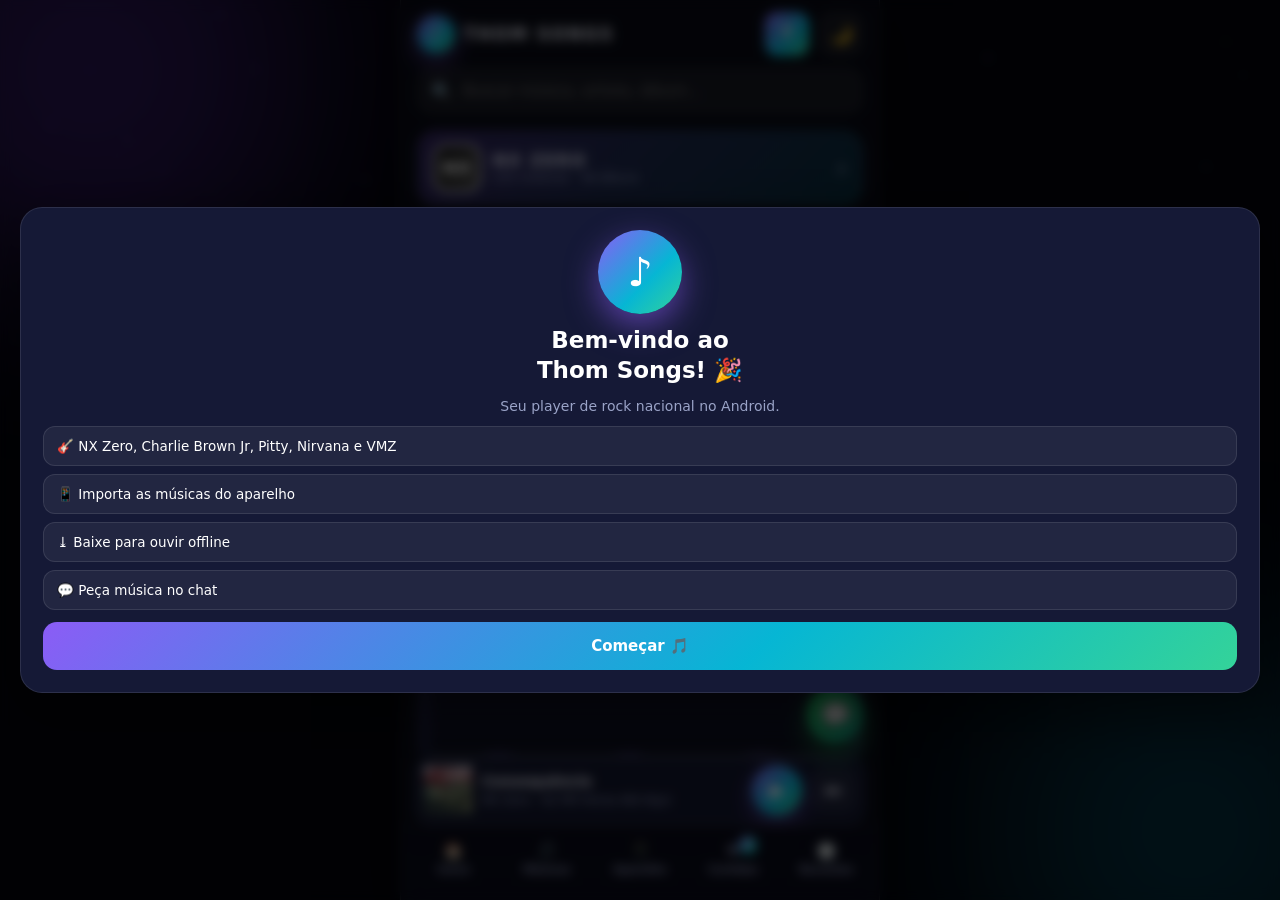
<file: index.html>
<!DOCTYPE html>
<html lang="pt-BR">
<head>
<meta charset="UTF-8" />
<meta name="viewport" content="width=device-width, initial-scale=1.0, viewport-fit=cover" />
<title>Thom Songs — Reprodutor de Música para Android</title>
<meta name="description" content="Thom Songs — Reprodutor de música exclusivo para Android: NX Zero, playlists, fila e letras." />
<meta name="theme-color" content="#080a14" />
<meta name="mobile-web-app-capable" content="yes" />
<link rel="manifest" href="./manifest.webmanifest" />
<link rel="icon" href="data:image/svg+xml,%3Csvg xmlns='http://www.w3.org/2000/svg' viewBox='0 0 64 64'%3E%3Cdefs%3E%3ClinearGradient id='g' x1='0' y1='0' x2='1' y2='1'%3E%3Cstop offset='0' stop-color='%238b5cf6'/%3E%3Cstop offset='1' stop-color='%2306b6d4'/%3E%3C/linearGradient%3E%3C/defs%3E%3Ccircle cx='32' cy='32' r='30' fill='url(%23g)'/%3E%3Cpath d='M26 20v24l16-8-6-4 6-4z' fill='white'/%3E%3C/svg%3E" />
<link rel="stylesheet" href="./styles.css" />
</head>
<body>
<canvas id="bg-canvas" aria-hidden="true"></canvas>
<div class="bg-glow g1"></div>
<div class="bg-glow g2"></div>

<div id="app">
  <!-- ===== TOPO ===== -->
  <header id="topbar">
    <div class="logo-mini"><div class="logo-mark">♪</div><strong>THOM SONGS</strong></div>
    <label class="upload-btn" title="Importar seus áudios">⤒
      <input id="file-input" type="file" accept="audio/*" multiple hidden />
    </label>
    <button id="btn-theme" class="icon-btn" title="Alternar tema">🌙</button>
  </header>

  <div class="searchbar">
    <span>🔍</span>
    <input id="search" type="search" placeholder="Buscar música, artista, álbum..." autocomplete="off" />
  </div>

  <!-- ===== CONTEÚDO ===== -->
  <main id="main">
    <section id="update-card" class="update-card" hidden>
      <div class="perm-ico">⬇️</div>
      <div class="perm-txt"><strong>Nova versão disponível</strong><span id="update-sub">Atualize para receber as novidades.</span></div>
      <div class="perm-btns">
        <button id="btn-update-go" class="primary-btn">Baixar atualização</button>
      </div>
    </section>

    <section id="perm-card" class="perm-card" hidden>
      <div class="perm-ico">🎵</div>
      <div class="perm-txt"><strong>Suas músicas neste aparelho</strong><span>Permita o acesso para importar automaticamente todos os áudios do celular.</span></div>
      <div class="perm-btns">
        <button id="btn-perm-ok" class="primary-btn">Permitir acesso</button>
        <button id="btn-perm-no" class="ghost-btn">Agora não</button>
      </div>
    </section>

    <button id="nx-banner" class="nx-banner">
      <span class="nx-logo">NX</span>
      <span class="nx-txt"><strong>NX ZERO</strong><small id="nx-banner-sub">Carregando discografia…</small></span>
      <span class="nx-go">›</span>
    </button>

    <button id="cb-banner" class="nx-banner cb">
      <span class="nx-logo">CB</span>
      <span class="nx-txt"><strong>CHARLIE BROWN JR</strong><small id="cb-banner-sub">Carregando clássicos…</small></span>
      <span class="nx-go">›</span>
    </button>

    <section id="cb-head" class="nx-head" hidden>
      <div class="nx-id">
        <img id="cb-photo" alt="Charlie Brown Jr" />
        <div><strong>CHARLIE BROWN JR</strong><span id="cb-stats"></span></div>
      </div>
      <div id="cb-albums" class="chips"></div>
      <div class="row-between" style="margin-top:10px"><small>⬇ OFFLINE</small><button id="btn-dl-cb" class="plus-btn">⤓ Baixar lista</button></div>
    </section>

    <button id="pitty-banner" class="nx-banner pt">
      <span class="nx-logo">P</span>
      <span class="nx-txt"><strong>PITTY</strong><small id="pitty-banner-sub">Carregando…</small></span>
      <span class="nx-go">›</span>
    </button>

    <section id="pitty-head" class="nx-head" hidden>
      <div class="nx-id">
        <img id="pitty-photo" alt="Pitty" />
        <div><strong>PITTY</strong><span id="pitty-stats"></span></div>
      </div>
      <div id="pitty-albums" class="chips"></div>
      <div class="row-between" style="margin-top:10px"><small>⬇ OFFLINE</small><button id="btn-dl-pitty" class="plus-btn">⤓ Baixar lista</button></div>
    </section>

    <button id="nv-banner" class="nx-banner nv">
      <span class="nx-logo">NV</span>
      <span class="nx-txt"><strong>NIRVANA</strong><small id="nv-banner-sub">Carregando…</small></span>
      <span class="nx-go">›</span>
    </button>

    <section id="nv-head" class="nx-head" hidden>
      <div class="nx-id">
        <img id="nv-photo" alt="Nirvana" />
        <div><strong>NIRVANA</strong><span id="nv-stats"></span></div>
      </div>
      <div id="nv-albums" class="chips"></div>
      <div class="row-between" style="margin-top:10px"><small>⬇ OFFLINE</small><button id="btn-dl-nv" class="plus-btn">⤓ Baixar lista</button></div>
    </section>

    <button id="vm-banner" class="nx-banner vmz">
      <span class="nx-logo">VMZ</span>
      <span class="nx-txt"><strong>VMZ</strong><small id="vm-banner-sub">Carregando…</small></span>
      <span class="nx-go">›</span>
    </button>

    <section id="vm-head" class="nx-head" hidden>
      <div class="nx-id">
        <img id="vm-photo" alt="VMZ" />
        <div><strong>VMZ</strong><span id="vm-stats"></span></div>
      </div>
      <div id="vm-albums" class="chips"></div>
      <div class="row-between" style="margin-top:10px"><small>⬇ OFFLINE</small><button id="btn-dl-vm" class="plus-btn">⤓ Baixar lista</button></div>
    </section>

    <section id="nx-head" class="nx-head" hidden>
      <div class="nx-id">
        <img id="nx-photo" alt="NX Zero" />
        <div><strong>NX ZERO</strong><span id="nx-stats"></span></div>
      </div>
      <div id="nx-albums" class="chips"></div>
      <div class="row-between" style="margin-top:10px"><small>⬇ OFFLINE</small><button id="btn-dl-album" class="plus-btn">⤓ Baixar lista</button></div>
    </section>

    <section id="dev-head" class="nx-head" hidden>
      <div class="row-between"><small>📱 MÚSICAS NESTE APARELHO</small><button id="btn-rescan" class="link">⟳ atualizar</button></div>
      <p id="dev-count" class="hint" style="margin:6px 0 0"></p>
    </section>

    <section class="hero-card">
      <p id="greeting" class="eyebrow">Boa noite 🌙</p>
      <canvas id="visual-big" width="520" height="200"></canvas>
      <div class="hero-meta">
        <div>
          <small>AGORA TOCANDO</small>
          <strong id="hero-title">—</strong>
          <span id="hero-artist">Escolha uma faixa abaixo</span>
        </div>
        <div id="hero-bpm" class="bpm">♪</div>
      </div>
      <div class="hero-btns">
        <button id="btn-play-all" class="primary-btn">▶ Ouvir tudo</button>
        <button id="btn-shuffle-all" class="ghost-btn">🔀</button>
        <button id="btn-toggle-visual" class="ghost-btn">📊</button>
      </div>
    </section>

    <section class="block">
      <div class="block-head"><h2>📁 Playlists</h2><button id="btn-new-playlist" class="plus-btn">＋ Nova</button></div>
      <div id="playlist-list" class="playlists"></div>
    </section>

    <section class="block">
      <div class="block-head">
        <h2 id="view-title">📀 Em destaque</h2>
      </div>
      <div class="seg" id="sort-seg">
        <button data-sort="padrao" class="active">Padrão</button>
        <button data-sort="titulo">A–Z</button>
        <button data-sort="artista">Artista</button>
        <button data-sort="duracao">Duração</button>
      </div>
      <div id="featured" class="cards"></div>
    </section>

    <section class="block">
      <div class="block-head">
        <h2>🎧 Faixas <small id="track-count"></small></h2>
      </div>
      <div id="track-list" class="tracks"></div>
      <p id="empty-msg" class="empty" hidden>Nenhuma faixa encontrada. 🎶</p>
    </section>

    <footer class="app-foot">
      <div class="stat-row"><span>Ouvido</span><strong id="stat-today">0 min</strong></div>
      <div class="stat-row"><span>Faixas</span><strong id="stat-tracks">0</strong></div>
      <p>Toque em ⤒ para importar seus áudios · <button id="btn-update" class="link">⟳ atualizar app</button> · <button id="btn-reset" class="link">restaurar demo</button></p>
    </footer>
    <div class="scroll-pad"></div>
  </main>

  <!-- ===== MINI PLAYER ===== -->
  <div id="miniplayer">
    <div id="mini-progress"><div id="mini-bar"></div></div>
    <div id="m-cover" class="m-cover"><span>S</span></div>
    <div class="m-info"><strong id="m-title">Nada tocando</strong><span id="m-artist">—</span></div>
    <button id="m-play" class="play-btn small">▶</button>
    <button id="m-next" class="icon-btn">⏭</button>
  </div>

  <!-- ===== NAV INFERIOR ===== -->
  <nav id="tabbar">
    <button class="nav-item active" data-view="inicio">🏠<span>Início</span></button>
    <button class="nav-item" data-view="biblioteca">🎵<span>Músicas</span></button>
    <button class="nav-item" data-view="aparelho">📱<span>Aparelho</span></button>
    <button class="nav-item" data-view="curtidas">❤️<span>Curtidas</span><em id="nav-likes-count">0</em></button>
    <button class="nav-item" data-view="historico">🕘<span>Recentes</span></button>
  </nav>

  <!-- ===== CHAT PEDIR MÚSICA ===== -->
  <button id="chat-fab" class="chat-fab" title="Pedir música">💬<span id="chat-badge" hidden></span></button>
  <div id="chat" aria-hidden="true">
    <div class="chat-inner">
      <div class="chat-head">
        <button id="btn-chat-close" class="icon-btn">﹀</button>
        <div class="chat-title"><strong>🎵 Pedir música</strong><small id="chat-status">online</small></div>
      </div>
      <div id="chat-msgs" class="chat-msgs"></div>
      <div class="chat-quick">
        <button id="btn-chat-current">＋ pedir a que está tocando</button>
        <button id="btn-chat-cmd">🎵 /pedir música</button>
      </div>
      <div class="chat-input">
        <input id="chat-text" placeholder="/pedir Artista - música… ou digite para conversar" maxlength="140" autocomplete="off" />
        <button id="btn-chat-mic" class="icon-btn" title="Gravar áudio (só o dono)" hidden>🎤</button>
        <button id="btn-chat-live" class="icon-btn" title="Falar ao vivo (só o dono)" hidden>🎙️</button>
        <button id="btn-chat-send" class="play-btn small">➤</button>
      </div>
    </div>
  </div>

  <!-- ===== TELA TOCANDO AGORA ===== -->
  <div id="sheet" aria-hidden="true">
    <div class="sheet-inner">
      <div class="sheet-head">
        <button id="btn-sheet-close" class="icon-btn">﹀</button>
        <small>TOCANDO AGORA</small>
        <button id="btn-add-pl" class="icon-btn" title="Adicionar à playlist">＋</button>
      </div>

      <div id="cover" class="np-cover"><span>S</span></div>
      <div class="np-info">
        <div>
          <strong id="p-title">Nada tocando</strong>
          <span id="p-artist">—</span>
        </div>
        <button id="btn-dl" class="icon-btn big" title="Baixar">⤓</button>
        <button id="btn-like" class="icon-btn big" title="Curtir">🤍</button>
      </div>

      <div class="progress-wrap">
        <span id="t-cur" class="mono">0:00</span>
        <div id="progress" class="progress">
          <div id="buffered" class="buffered"></div>
          <div id="bar" class="bar"></div>
          <div id="knob" class="knob"></div>
          <div id="loop-region" class="loop-region" hidden></div>
        </div>
        <span id="t-total" class="mono">0:00</span>
      </div>

      <div class="controls">
        <button id="btn-shuffle" class="icon-btn" title="Aleatório">🔀</button>
        <button id="btn-prev" class="icon-btn big" title="Anterior">⏮</button>
        <button id="btn-play" class="play-btn" title="Play/Pause">▶</button>
        <button id="btn-next" class="icon-btn big" title="Próxima">⏭</button>
        <button id="btn-repeat" class="icon-btn" title="Repetir">🔁</button>
      </div>

      <div class="vol-row">
        <button id="btn-ab" class="mini-btn" title="Loop A-B">A-B</button>
        <button id="btn-mute" class="icon-btn" title="Mudo">🔊</button>
        <input id="volume" type="range" min="0" max="1" step="0.01" value="0.9" />
      </div>

      <div class="tabs">
        <button data-tab="fila" class="active">Fila</button>
        <button data-tab="letra">Letra</button>
      </div>

      <div class="sheet-tabs">
        <div id="tab-fila" class="tab-page active">
          <div class="row-between"><small>A SEGUIR</small><button id="btn-clear-queue" class="link">limpar</button></div>
          <div id="queue-list" class="queue"></div>
          <div class="sleep-box">
            <small>⏱ Timer de sono</small>
            <div class="sleep-grid">
              <button data-sleep="0" class="active">Off</button>
              <button data-sleep="5">5m</button>
              <button data-sleep="15">15m</button>
              <button data-sleep="30">30m</button>
              <button data-sleep="60">60m</button>
            </div>
            <p id="sleep-status">Reprodução contínua.</p>
          </div>
        </div>
        <div id="tab-letra" class="tab-page">
          <small>LETRA SINCRONIZADA</small>
          <div id="lyrics" class="lyrics"><p>Toque uma faixa para ver a letra aqui. 🎤</p></div>
        </div>
      </div>
    </div>
  </div>
</div>

<div id="toasts"></div>

<div id="modal" class="modal" hidden>
  <div class="modal-card">
    <h3 id="modal-title">Nova playlist</h3>
    <input id="modal-input" placeholder="Nome da playlist..." maxlength="40" />
    <div id="modal-list" class="modal-list"></div>
    <div class="modal-btns">
      <button id="modal-cancel" class="ghost-btn">Cancelar</button>
      <button id="modal-ok" class="primary-btn">Salvar</button>
    </div>
  </div>
</div>

<div id="modal-update" class="modal" hidden>
  <div class="modal-card">
    <h3 id="upd-title">✅ App atualizado!</h3>
    <p id="upd-ver" class="hint" style="margin:0 0 8px"></p>
    <p id="upd-notes" style="color:#fff;font-size:14.5px;line-height:1.6;margin:0 0 6px"></p>
    <div class="modal-btns">
      <button id="upd-ok" class="primary-btn">Ver novidades 🎵</button>
    </div>
  </div>
</div>

<div id="modal-welcome" class="modal" hidden>
  <div class="modal-card welcome">
    <div class="welcome-logo">♪</div>
    <h3>Bem-vindo ao<br />Thom Songs! 🎉</h3>
    <p>Seu player de rock nacional no Android.</p>
    <div class="welcome-feats">
      <div>🎸 NX Zero, Charlie Brown Jr, Pitty, Nirvana e VMZ</div>
      <div>📱 Importa as músicas do aparelho</div>
      <div>⤓ Baixe para ouvir offline</div>
      <div>💬 Peça música no chat</div>
    </div>
    <div class="modal-btns">
      <button id="welcome-ok" class="primary-btn">Começar 🎵</button>
    </div>
  </div>
</div>

<audio id="audio" preload="auto" crossorigin="anonymous"></audio>
<script>
if ('serviceWorker' in navigator && (location.protocol === 'https:' || location.hostname === 'localhost')) {
  window.addEventListener('load', () => navigator.serviceWorker.register('./sw.js').catch(() => {}));
}
</script>
<script src="./catalog.js"></script>
<script src="./mqtt.min.js"></script>
<script src="./app.js"></script>
</body>
</html>
</file>
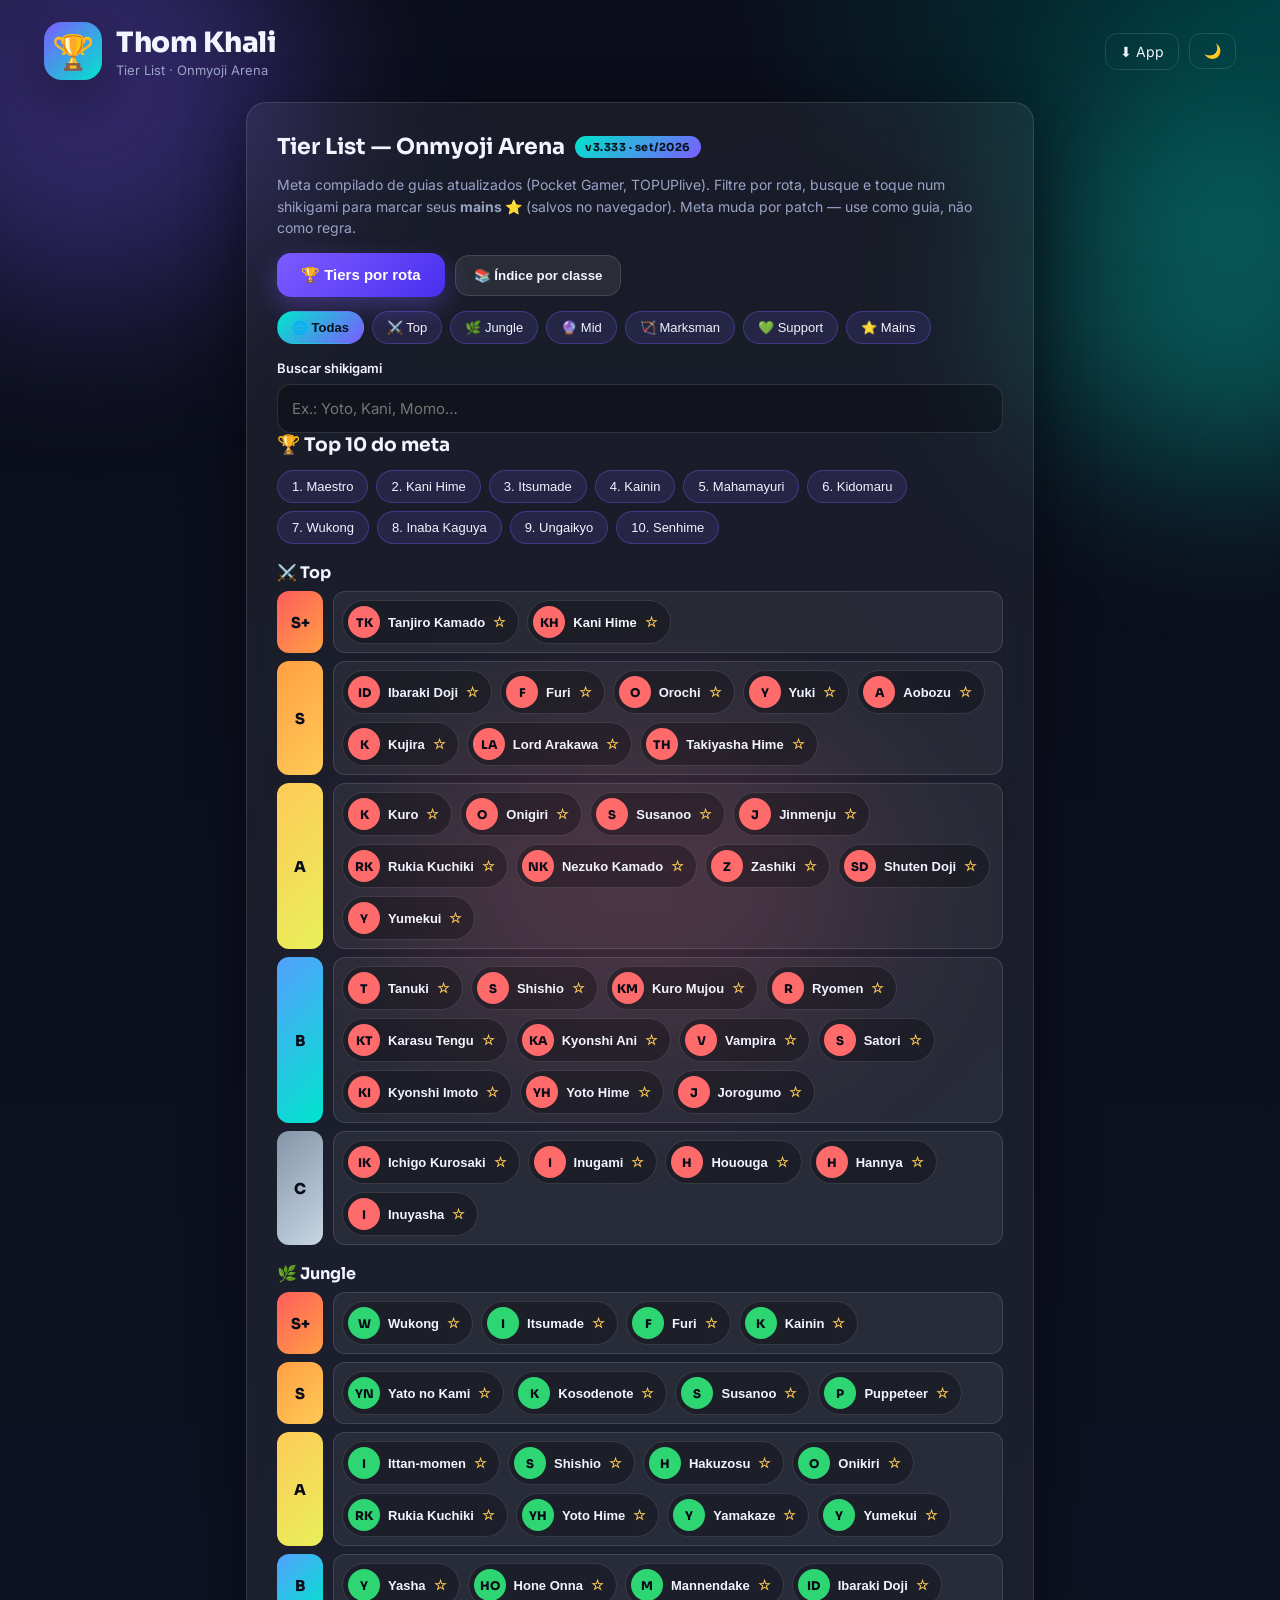
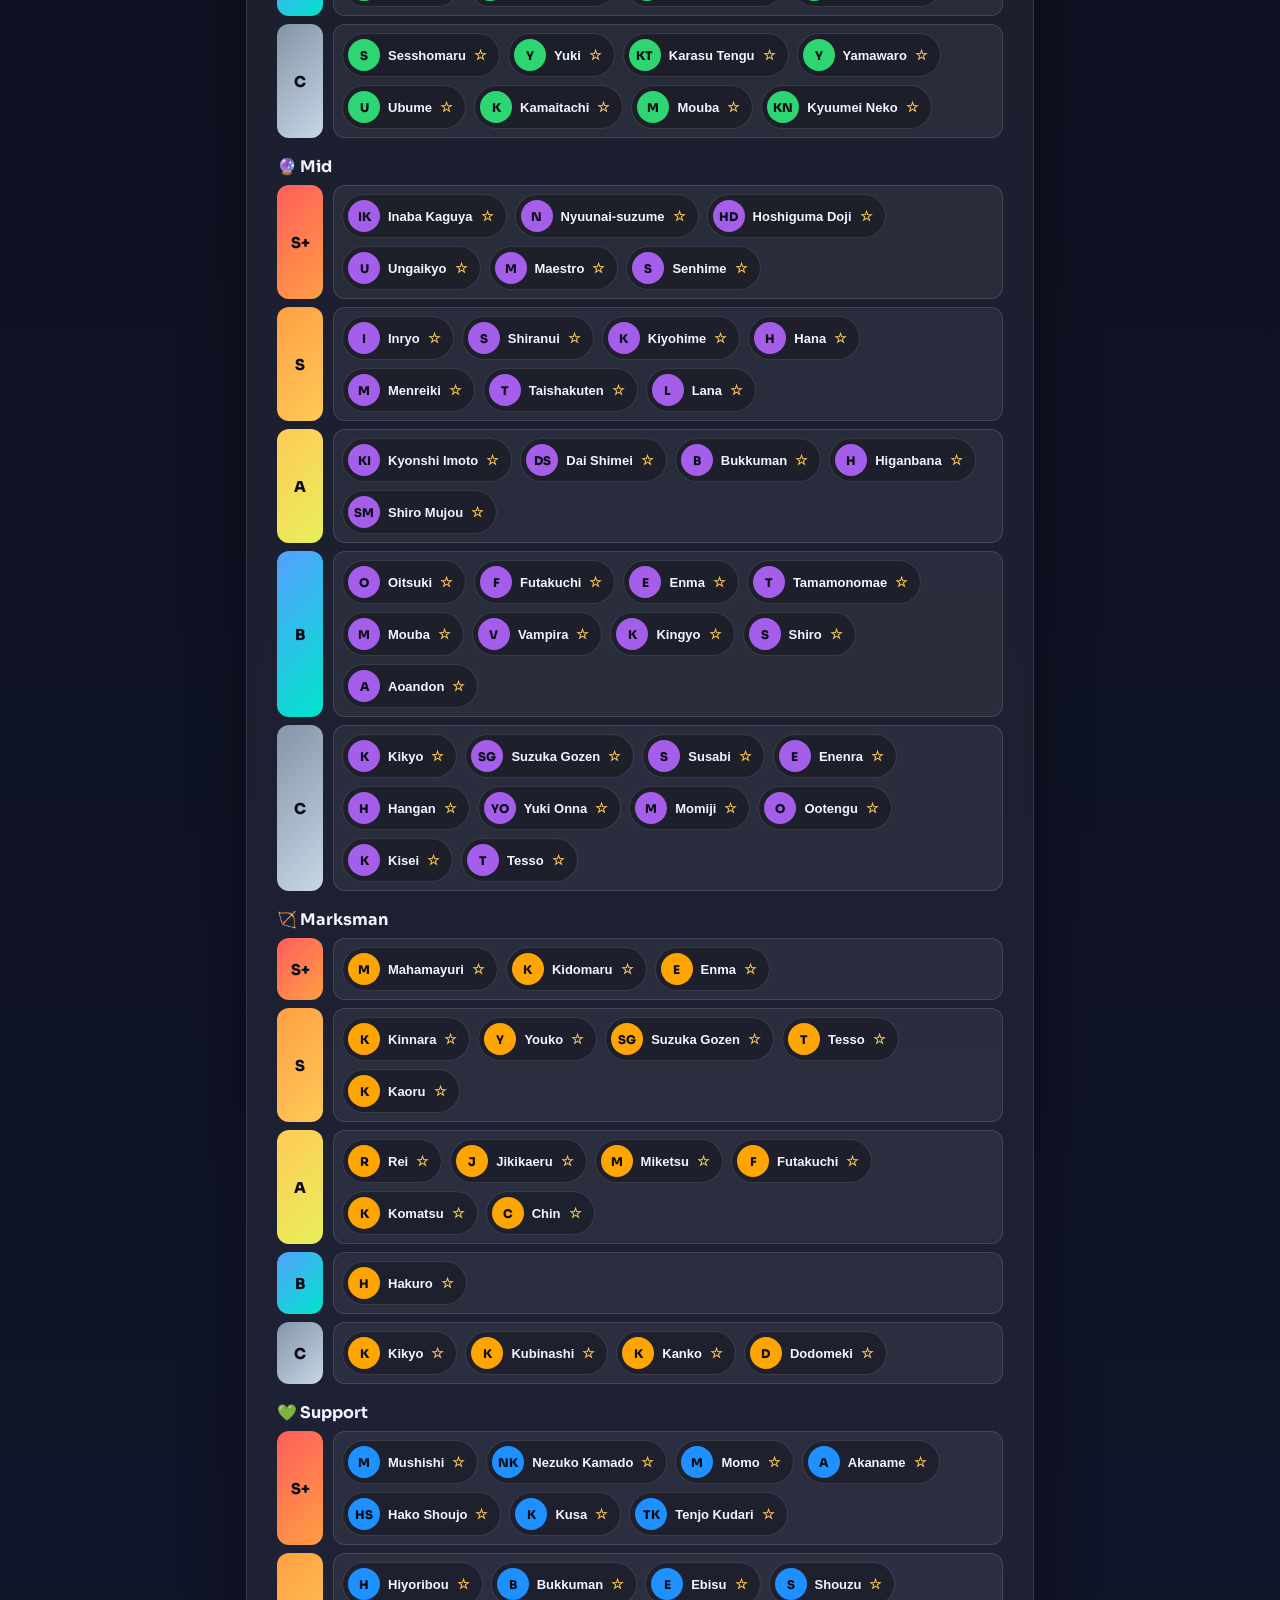
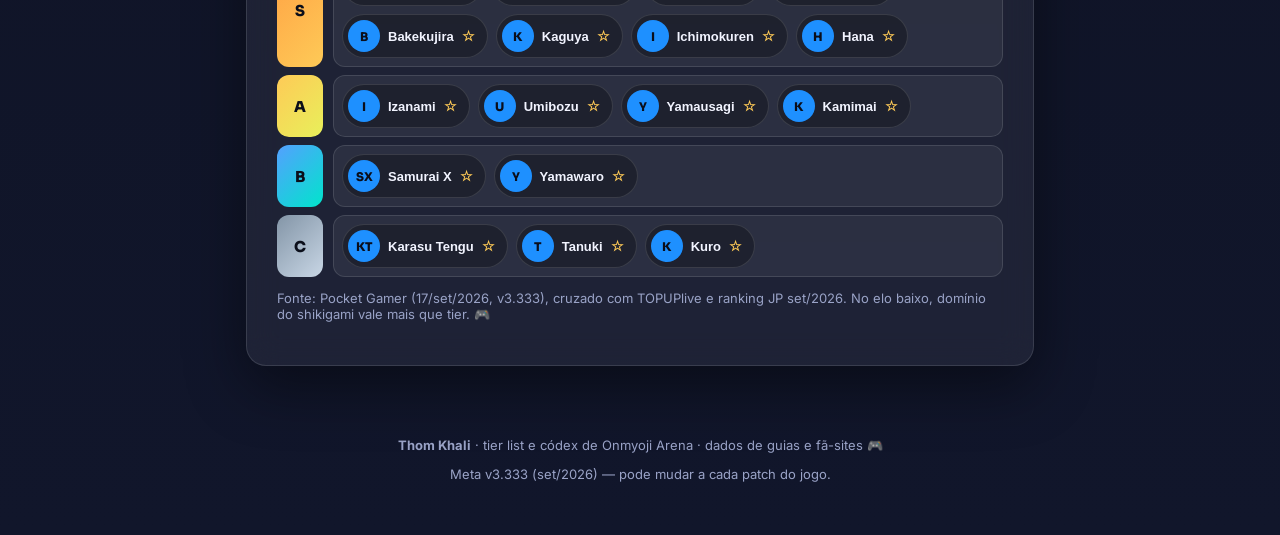
<file: thomkhali-standalone.html>
<!DOCTYPE html>
<html lang="pt-BR">
<head>
<meta charset="UTF-8" />
<meta name="viewport" content="width=device-width, initial-scale=1.0" />
<title>Thom Khali — Tier List Onmyoji Arena</title>
<meta name="description" content="Thom Khali: tier list do Onmyoji Arena por rota, índice de classes, collabs e mains — tudo no navegador." />
<meta name="theme-color" content="#0b0e1a" />
<link rel="manifest" href="manifest.webmanifest" />
<link rel="icon" type="image/png" sizes="192x192" href="icon-192.png" />
<link rel="apple-touch-icon" href="icon-180.png" />
<style>
:root{
  --bg:#0b0e1a; --bg2:#11162b; --card:rgba(255,255,255,.06);
  --card-border:rgba(255,255,255,.12); --text:#f2f4ff; --muted:#9aa3c7;
  --accent:#7c5cff; --accent2:#00e5cc; --danger:#ff5d7a;
  --radius:20px; --shadow:0 20px 60px rgba(0,0,0,.45);
}
[data-theme="light"]{
  --bg:#eef1ff; --bg2:#ffffff; --card:rgba(255,255,255,.9);
  --card-border:rgba(20,20,60,.1); --text:#141838; --muted:#5b6285;
  --shadow:0 20px 50px rgba(80,90,200,.15);
}
*{box-sizing:border-box}
body{
  margin:0; font-family:'Inter',system-ui,sans-serif; color:var(--text);
  background:radial-gradient(1200px 600px at 10% -10%, #2a1e63 0%, transparent 60%),
             radial-gradient(1000px 500px at 100% 0%, #003b3f 0%, transparent 55%),
             linear-gradient(180deg,var(--bg),var(--bg2));
  min-height:100vh; overflow-x:hidden;
}
[data-theme="light"] body{background:linear-gradient(180deg,#eef1ff,#fff)}
h1,h2,h3{font-family:'Sora',sans-serif; margin:0}
.bg-orb{position:fixed; border-radius:50%; filter:blur(90px); opacity:.35; z-index:-1; pointer-events:none}
.orb-1{width:420px;height:420px;background:#7c5cff;top:-120px;left:-120px}
.orb-2{width:380px;height:380px;background:#00e5cc;top:10%;right:-140px}
.orb-3{width:500px;height:300px;background:#ff5d7a;bottom:-140px;left:30%;opacity:.18}
.topbar{display:flex;justify-content:space-between;align-items:center;padding:22px clamp(16px,4vw,44px)}
.brand{display:flex;gap:14px;align-items:center}
.logo{font-size:34px;background:linear-gradient(135deg,var(--accent),var(--accent2));width:58px;height:58px;display:grid;place-items:center;border-radius:18px;box-shadow:var(--shadow)}
.brand h1{font-size:28px;font-weight:800;letter-spacing:-.5px}
.brand p{margin:2px 0 0;color:var(--muted);font-size:13px}
.top-actions{display:flex;gap:10px;align-items:center}
.ghost-btn{background:transparent;border:1px solid var(--card-border);color:var(--text);border-radius:12px;padding:9px 14px;cursor:pointer;font-size:14px}
.ghost-btn:hover{background:var(--card)}
main{max-width:820px;margin:0 auto;padding:0 16px 30px}
.panel{display:none}.panel.active{display:block;animation:fade .3s ease}
@keyframes fade{from{opacity:0;transform:translateY(8px)}to{opacity:1;transform:none}}
.card{background:var(--card);border:1px solid var(--card-border);border-radius:var(--radius);padding:clamp(18px,3vw,30px);box-shadow:var(--shadow);backdrop-filter:blur(16px);margin-bottom:18px}
.card h2{font-size:22px;display:flex;align-items:center;gap:10px}
.pill{font-size:11px;font-weight:700;background:linear-gradient(135deg,var(--accent2),var(--accent));color:#06121a;padding:4px 10px;border-radius:999px;letter-spacing:.5px}
.hint{color:var(--muted);font-size:14px;line-height:1.55}
.field-label{display:block;font-size:13px;font-weight:600;margin:16px 0 8px;color:var(--text)}
.field-label b{color:var(--accent2)}
textarea,select,input[type="text"]{width:100%;background:rgba(0,0,0,.28);border:1px solid var(--card-border);color:var(--text);border-radius:14px;padding:14px;font-size:15px;font-family:inherit;outline:none}
[data-theme="light"] textarea,[data-theme="light"] select,[data-theme="light"] input[type="text"]{background:#fff}
textarea:focus,select:focus,input:focus{border-color:var(--accent)}
select option{color:#111}
.row{display:flex;align-items:center}.between{justify-content:space-between;margin-top:8px}.gap{gap:10px}.wrap{flex-wrap:wrap;margin-top:14px}.end{justify-content:flex-end;align-items:flex-end}.center{justify-content:center}
.muted{color:var(--muted);font-size:13px}
.primary{background:linear-gradient(135deg,var(--accent),#4a2ff0);border:none;color:#fff;font-weight:700;padding:13px 24px;border-radius:14px;cursor:pointer;font-size:15px;box-shadow:0 10px 26px rgba(124,92,255,.35)}
.primary:hover{filter:brightness(1.08)}.primary.big{font-size:16px;padding:14px 30px}
.secondary{background:rgba(255,255,255,.08);border:1px solid var(--card-border);color:var(--text);padding:12px 18px;border-radius:14px;cursor:pointer;font-weight:600}
.secondary:hover{background:rgba(255,255,255,.15)}
.secondary:disabled{opacity:.4;cursor:not-allowed}
.status{margin-top:14px;font-size:13px;color:var(--muted);background:rgba(0,0,0,.25);border:1px dashed var(--card-border);padding:10px 14px;border-radius:12px}
.chips{display:flex;gap:8px;flex-wrap:wrap;margin-top:14px;align-items:center}
.chip{background:rgba(124,92,255,.14);border:1px solid rgba(124,92,255,.35);color:var(--text);border-radius:999px;padding:8px 14px;cursor:pointer;font-size:13px}
.chip:hover{background:rgba(124,92,255,.28)}
.chip.lane.active{background:linear-gradient(135deg,var(--accent2),var(--accent));color:#06121a;border-color:transparent;font-weight:700}
.oa-lane-title{margin:18px 0 6px;font-size:16px}
.oa-tier{display:flex;gap:10px;margin:8px 0;align-items:stretch}
.oa-tier-label{min-width:46px;border-radius:12px;display:grid;place-items:center;font-weight:800;font-family:'Sora';font-size:15px;color:#0b0e1a}
.oa-tier-sp{background:rgba(255,255,255,.06);border:1px solid var(--card-border);border-radius:12px;padding:8px;flex:1;display:flex;flex-wrap:wrap;gap:8px}
.oa-tier-Splus .oa-tier-label{background:linear-gradient(135deg,#ff5d5d,#ff9f43)}
.oa-tier-S .oa-tier-label{background:linear-gradient(135deg,#ff9f43,#feca57)}
.oa-tier-A .oa-tier-label{background:linear-gradient(135deg,#feca57,#e8f05a)}
.oa-tier-B .oa-tier-label{background:linear-gradient(135deg,#54a0ff,#00e5cc)}
.oa-tier-C .oa-tier-label{background:linear-gradient(135deg,#8395a7,#c8d6e5)}
.oa-badge{display:flex;align-items:center;gap:8px;background:rgba(0,0,0,.28);border:1px solid var(--card-border);color:var(--text);border-radius:999px;padding:5px 12px 5px 5px;cursor:pointer;font-size:13px;font-weight:600}
[data-theme="light"] .oa-badge{background:#f6f8ff}
.oa-badge:hover{border-color:var(--accent)}
.oa-badge.main{border-color:#feca57;box-shadow:0 0 0 1px #feca57}
.oa-avatar{width:32px;height:32px;min-width:32px;border-radius:50%;display:grid;place-items:center;font-size:12px;font-weight:800;color:#0b0e1a;font-family:'Sora'}
.oa-star{color:#feca57;font-size:14px}
.oa-empty{padding:16px;text-align:center}
.oa-codex-grid{display:grid;grid-template-columns:repeat(auto-fill,minmax(240px,1fr));gap:10px;margin-top:10px}
.oa-shiki{background:rgba(0,0,0,.28);border:1px solid var(--card-border);border-radius:14px;padding:12px}
[data-theme="light"] .oa-shiki{background:#f6f8ff}
.oa-shiki h4{margin:0 0 2px;font-size:15px}
.oa-shiki .jp{color:var(--muted);font-size:12px}
.oa-shiki .title{font-size:13px;margin:6px 0}
.oa-shiki .meta{display:flex;gap:6px;flex-wrap:wrap;align-items:center;margin-top:8px}
.rarity{font-size:11px;font-weight:800;padding:3px 9px;border-radius:999px;color:#0b0e1a}
.rarity-SSR{background:linear-gradient(135deg,#feca57,#ff5d5d)}
.rarity-SR{background:linear-gradient(135deg,#a55eea,#e056a5)}
.rarity-R{background:linear-gradient(135deg,#54a0ff,#00e5cc)}
.rarity-SP{background:linear-gradient(135deg,#ff9ff3,#feca57)}
.oa-tier-tag{font-size:11px;background:rgba(255,255,255,.08);border:1px solid var(--card-border);padding:3px 9px;border-radius:999px}
.oa-src{font-size:12px;color:var(--muted);text-decoration:none;border:1px solid var(--card-border);padding:3px 9px;border-radius:999px}
.oa-src:hover{background:var(--card)}
.oa-collab{background:rgba(0,0,0,.22);border:1px solid var(--card-border);border-radius:12px;padding:10px 14px;margin:8px 0;font-size:14px}
[data-theme="light"] .oa-collab{background:#f6f8ff}
footer{text-align:center;padding:10px 20px 40px;color:var(--muted);font-size:13px}

</style>
<link rel="preconnect" href="https://fonts.googleapis.com">
<link href="https://fonts.googleapis.com/css2?family=Sora:wght@400;600;700;800&family=Inter:wght@400;500;600&display=swap" rel="stylesheet">
</head>
<body>
<div class="bg-orb orb-1"></div>
<div class="bg-orb orb-2"></div>
<div class="bg-orb orb-3"></div>

<header class="topbar">
  <div class="brand">
    <div class="logo">🏆</div>
    <div>
      <h1>Thom Khali</h1>
      <p>Tier List · Onmyoji Arena</p>
    </div>
  </div>
  <div class="top-actions">
    <a class="ghost-btn" style="text-decoration:none" href="thomkhali-standalone.html" download="thomkhali.html" title="Baixar app (arquivo único, funciona offline)">⬇ App</a>
    <button id="themeBtn" class="ghost-btn" title="Alternar tema">🌙</button>
  </div>
</header>


<main>
  <!-- ============ TIER LIST ONMYOJI ARENA ============ -->
  <section id="tab-tier" class="panel active" role="tabpanel">
    <div class="card">
      <h2>Tier List — Onmyoji Arena <span class="pill">v3.333 · set/2026</span></h2>
      <p class="hint">Meta compilado de guias atualizados (Pocket Gamer, TOPUPlive). Filtre por rota, busque e toque num shikigami para marcar seus <b>mains ⭐</b> (salvos no navegador). Meta muda por patch — use como guia, não como regra.</p>
      <div class="row gap wrap">
        <button id="oaViewTiers" class="primary">🏆 Tiers por rota</button>
        <button id="oaViewCodex" class="secondary">📚 Índice por classe</button>
      </div>
      <div id="oaTiersView">
      <div class="chips" id="laneChips">
        <button class="chip lane active" data-lane="all">🌐 Todas</button>
        <button class="chip lane" data-lane="top">⚔️ Top</button>
        <button class="chip lane" data-lane="jungle">🌿 Jungle</button>
        <button class="chip lane" data-lane="mid">🔮 Mid</button>
        <button class="chip lane" data-lane="marksman">🏹 Marksman</button>
        <button class="chip lane" data-lane="support">💚 Support</button>
        <button class="chip lane" data-lane="mains">⭐ Mains</button>
      </div>
      <label class="field-label" for="oaSearch">Buscar shikigami</label>
      <input id="oaSearch" type="text" placeholder="Ex.: Yoto, Kani, Momo…" autocomplete="off" />
      <h3>🏆 Top 10 do meta</h3>
      <div id="oaTop10" class="chips"></div>
      <div id="oaTiers"></div>
      <p class="muted">Fonte: Pocket Gamer (17/set/2026, v3.333), cruzado com TOPUPlive e ranking JP set/2026. No elo baixo, domínio do shikigami vale mais que tier. 🎮</p>
      </div><!-- /oaTiersView -->
      <div id="oaCodexView" style="display:none">
        <h3>📊 O jogo em números</h3>
        <div class="chips" id="oaStats"></div>
        <h3>🎭 Classes <span class="muted">(toque para ver destaques)</span></h3>
        <div class="chips" id="oaClassChips"></div>
        <div id="oaClassDetail"></div>
        <h3>🌙 Collabs <span class="muted">(16 no total)</span></h3>
        <div id="oaCollabs"></div>
      </div>
    </div>
  </section>
</main>

<footer>
  <p><b>Thom Khali</b> · tier list e códex de Onmyoji Arena · dados de guias e fã-sites 🎮</p>
  <p class="muted">Meta v3.333 (set/2026) — pode mudar a cada patch do jogo.</p>
</footer>

<script>
(() => {
  'use strict';
  const $ = (id) => document.getElementById(id);
  function escapeHtml(s) { return String(s ?? '').replace(/[&<>"']/g, c => ({ '&': '&amp;', '<': '&lt;', '>': '&gt;', '"': '&quot;', "'": '&#39;' }[c])); }

  /* ---------- PWA: registra o service worker (só em http/https) ---------- */
  if ('serviceWorker' in navigator && /^https?:$/.test(location.protocol)) {
    window.addEventListener('load', () => {
      navigator.serviceWorker.register('./sw.js').catch((e) => console.warn('SW:', e.message));
    });
  }

  /* ---------- Theme ---------- */
  const themeBtn = $('themeBtn');
  const savedTheme = localStorage.getItem('voiceai-theme');
  if (savedTheme) { document.documentElement.dataset.theme = savedTheme; themeBtn.textContent = savedTheme === 'light' ? '☀️' : '🌙'; }
  themeBtn.addEventListener('click', () => {
    const next = document.documentElement.dataset.theme === 'light' ? '' : 'light';
    if (next) document.documentElement.dataset.theme = next; else document.documentElement.removeAttribute('data-theme');
    localStorage.setItem('voiceai-theme', next);
    themeBtn.textContent = next === 'light' ? '☀️' : '🌙';
  });

  /* ================= TIER LIST ONMYOJI ARENA (meta v3.333, set/2026) ================= */
  const OA_META = {
    top: { name: 'Top', icon: '⚔️', color: '#ff6b6b', tiers: {
      'S+': ['Tanjiro Kamado', 'Kani Hime'],
      'S': ['Ibaraki Doji', 'Furi', 'Orochi', 'Yuki', 'Aobozu', 'Kujira', 'Lord Arakawa', 'Takiyasha Hime'],
      'A': ['Kuro', 'Onigiri', 'Susanoo', 'Jinmenju', 'Rukia Kuchiki', 'Nezuko Kamado', 'Zashiki', 'Shuten Doji', 'Yumekui'],
      'B': ['Tanuki', 'Shishio', 'Kuro Mujou', 'Ryomen', 'Karasu Tengu', 'Kyonshi Ani', 'Vampira', 'Satori', 'Kyonshi Imoto', 'Yoto Hime', 'Jorogumo'],
      'C': ['Ichigo Kurosaki', 'Inugami', 'Hououga', 'Hannya', 'Inuyasha'] } },
    jungle: { name: 'Jungle', icon: '🌿', color: '#2ed573', tiers: {
      'S+': ['Wukong', 'Itsumade', 'Furi', 'Kainin'],
      'S': ['Yato no Kami', 'Kosodenote', 'Susanoo', 'Puppeteer'],
      'A': ['Ittan-momen', 'Shishio', 'Hakuzosu', 'Onikiri', 'Rukia Kuchiki', 'Yoto Hime', 'Yamakaze', 'Yumekui'],
      'B': ['Yasha', 'Hone Onna', 'Mannendake', 'Ibaraki Doji'],
      'C': ['Sesshomaru', 'Yuki', 'Karasu Tengu', 'Yamawaro', 'Ubume', 'Kamaitachi', 'Mouba', 'Kyuumei Neko'] } },
    mid: { name: 'Mid', icon: '🔮', color: '#a55eea', tiers: {
      'S+': ['Inaba Kaguya', 'Nyuunai-suzume', 'Hoshiguma Doji', 'Ungaikyo', 'Maestro', 'Senhime'],
      'S': ['Inryo', 'Shiranui', 'Kiyohime', 'Hana', 'Menreiki', 'Taishakuten', 'Lana'],
      'A': ['Kyonshi Imoto', 'Dai Shimei', 'Bukkuman', 'Higanbana', 'Shiro Mujou'],
      'B': ['Oitsuki', 'Futakuchi', 'Enma', 'Tamamonomae', 'Mouba', 'Vampira', 'Kingyo', 'Shiro', 'Aoandon'],
      'C': ['Kikyo', 'Suzuka Gozen', 'Susabi', 'Enenra', 'Hangan', 'Yuki Onna', 'Momiji', 'Ootengu', 'Kisei', 'Tesso'] } },
    marksman: { name: 'Marksman', icon: '🏹', color: '#ffa502', tiers: {
      'S+': ['Mahamayuri', 'Kidomaru', 'Enma'],
      'S': ['Kinnara', 'Youko', 'Suzuka Gozen', 'Tesso', 'Kaoru'],
      'A': ['Rei', 'Jikikaeru', 'Miketsu', 'Futakuchi', 'Komatsu', 'Chin'],
      'B': ['Hakuro'],
      'C': ['Kikyo', 'Kubinashi', 'Kanko', 'Dodomeki'] } },
    support: { name: 'Support', icon: '💚', color: '#1e90ff', tiers: {
      'S+': ['Mushishi', 'Nezuko Kamado', 'Momo', 'Akaname', 'Hako Shoujo', 'Kusa', 'Tenjo Kudari'],
      'S': ['Hiyoribou', 'Bukkuman', 'Ebisu', 'Shouzu', 'Bakekujira', 'Kaguya', 'Ichimokuren', 'Hana'],
      'A': ['Izanami', 'Umibozu', 'Yamausagi', 'Kamimai'],
      'B': ['Samurai X', 'Yamawaro'],
      'C': ['Karasu Tengu', 'Tanuki', 'Kuro'] } },
  };
  const OA_TOP10 = ['Maestro', 'Kani Hime', 'Itsumade', 'Kainin', 'Mahamayuri', 'Kidomaru', 'Wukong', 'Inaba Kaguya', 'Ungaikyo', 'Senhime'];
  let oaMains = [];
  try { oaMains = JSON.parse(localStorage.getItem('voiceai-oa-mains') || '[]'); } catch { oaMains = []; }
  let oaLane = 'all', oaQuery = '';
  const oaTop10El = $('oaTop10'), oaTiersEl = $('oaTiers');
  function oaInitials(name) { return name.split(' ').map(w => w[0]).slice(0, 2).join('').toUpperCase(); }
  function oaFindLane(name) {
    for (const [key, lane] of Object.entries(OA_META))
      for (const [tier, names] of Object.entries(lane.tiers))
        if (names.includes(name)) return { lane: lane.name, tier, color: lane.color };
    return null;
  }
  function oaBadge(name, color) {
    const b = document.createElement('button');
    b.className = 'oa-badge' + (oaMains.includes(name) ? ' main' : '');
    const av = document.createElement('span');
    av.className = 'oa-avatar'; av.textContent = oaInitials(name); av.style.background = color;
    const nm = document.createElement('span'); nm.textContent = name;
    const st = document.createElement('span');
    st.className = 'oa-star'; st.textContent = oaMains.includes(name) ? '★' : '☆';
    b.append(av, nm, st);
    b.title = `${name} — toque para ${oaMains.includes(name) ? 'remover dos' : 'marcar como'} mains`;
    b.addEventListener('click', () => {
      oaMains = oaMains.includes(name) ? oaMains.filter(m => m !== name) : [...oaMains, name];
      localStorage.setItem('voiceai-oa-mains', JSON.stringify(oaMains));
      renderOaTiers();
    });
    return b;
  }
  function renderOaTiers() {
    const q = oaQuery.trim().toLowerCase();
    oaTop10El.innerHTML = '';
    OA_TOP10.forEach((name, i) => {
      const info = oaFindLane(name);
      const c = document.createElement('button');
      c.className = 'chip'; c.textContent = `${i + 1}. ${name}`;
      c.title = info ? `${info.lane} · Tier ${info.tier}` : name;
      c.addEventListener('click', () => { oaQuery = name; $('oaSearch').value = name; oaLane = 'all'; syncLaneChips(); renderOaTiers(); });
      oaTop10El.appendChild(c);
    });
    oaTiersEl.innerHTML = '';
    const lanes = oaLane === 'all' ? Object.entries(OA_META)
      : oaLane === 'mains' ? [] : [[oaLane, OA_META[oaLane]]];
    let shown = 0;
    const matchQ = (n) => !q || n.toLowerCase().includes(q);
    if (oaLane === 'mains') {
      const box = document.createElement('div');
      box.innerHTML = `<h3 class="oa-lane-title">⭐ Meus mains (${oaMains.length})</h3>`;
      const wrap = document.createElement('div'); wrap.className = 'oa-tier-sp';
      const list = oaMains.filter(matchQ);
      if (!list.length) { wrap.innerHTML = '<span class="muted">Toque num shikigami para marcá-lo como main.</span>'; }
      list.forEach(n => { const info = oaFindLane(n); wrap.appendChild(oaBadge(n, info ? info.color : '#8395a7')); });
      box.appendChild(wrap); oaTiersEl.appendChild(box);
      shown = list.length;
    } else {
      for (const [key, lane] of lanes) {
        let laneShown = 0;
        const sec = document.createElement('div');
        sec.innerHTML = `<h3 class="oa-lane-title">${lane.icon} ${lane.name}</h3>`;
        for (const tier of ['S+', 'S', 'A', 'B', 'C']) {
          const names = (lane.tiers[tier] || []).filter(matchQ);
          if (!names.length) continue;
          laneShown += names.length; shown += names.length;
          const row = document.createElement('div');
          row.className = `oa-tier oa-tier-${tier.replace('+', 'plus')}`;
          const lab = document.createElement('div'); lab.className = 'oa-tier-label'; lab.textContent = tier;
          const sp = document.createElement('div'); sp.className = 'oa-tier-sp';
          names.forEach(n => sp.appendChild(oaBadge(n, lane.color)));
          row.append(lab, sp); sec.appendChild(row);
        }
        if (laneShown) oaTiersEl.appendChild(sec);
      }
    }
    if (!shown) {
      const d = document.createElement('div');
      d.className = 'status oa-empty';
      d.textContent = q ? `Nenhum shikigami combina com “${oaQuery.trim()}”.` : 'Nada por aqui.';
      oaTiersEl.appendChild(d);
    }
  }
  function syncLaneChips() {
    document.querySelectorAll('#laneChips .chip').forEach(c => c.classList.toggle('active', c.dataset.lane === oaLane));
  }
  document.querySelectorAll('#laneChips .chip').forEach(c => c.addEventListener('click', () => { oaLane = c.dataset.lane; syncLaneChips(); renderOaTiers(); }));
  $('oaSearch').addEventListener('input', (e) => { oaQuery = e.target.value; renderOaTiers(); });
  renderOaTiers();

  /* ================= CÓDEX ONMYOJI ARENA (dados: Shikigami Index fã-site) ================= */
  const OA_CODEX = {
    stats: ['142 shikigamis', '60 SSR · 60 SR · 19 R · 3 SP', '877 skins', '52 Legendary · 61 Royal', '16 collabs', '36 seasons'],
    classes: [
      { id: 'samurai', name: 'Samurai', icon: '⚔️', count: 38, featured: [
        { n: 'Shuten Doji', jp: '酒呑童子', r: 'SSR', t: 'Oeyama Demon King', slug: 'shuten-doji' },
        { n: 'Ibaraki Doji', jp: '茨木童子', r: 'SSR', t: 'Oeyama Commander', slug: 'ibaraki-doji' },
        { n: 'Asura', jp: '阿修羅', r: 'SSR', t: 'Hellfire Archdemon', slug: 'asura' },
        { n: 'Susanowo', jp: '須佐之男', r: 'SSR', t: 'Heavenly Executioner', slug: 'susanowo' } ] },
      { id: 'mage', name: 'Mage', icon: '🔮', count: 42, featured: [
        { n: 'Aoandon', jp: '青行燈', r: 'SSR', t: 'Story Lord', slug: 'aoandon' },
        { n: 'Ootengu', jp: '大天狗', r: 'SSR', t: 'Wind of Justice', slug: 'ootengu' },
        { n: 'Tamamonomae', jp: '玉藻前', r: 'SSR', t: 'Fallen Fox Flame', slug: 'tamamonomae' },
        { n: 'Amaterasu', jp: '天照', r: 'SSR', t: 'Heavenly King', slug: 'amaterasu' } ] },
      { id: 'marksman-c', name: 'Marksman', icon: '🏹', count: 24, featured: [
        { n: 'Suzuka Gozen', jp: '鈴鹿御前', r: 'SSR', t: 'Suzuka Lord', slug: 'suzuka-gozen' },
        { n: 'Miketsu', jp: '御饌津', r: 'SSR', t: 'Inari Deity', slug: 'miketsu' },
        { n: 'Enma', jp: '閻魔', r: 'SSR', t: 'Underworld Lord', slug: 'enma' },
        { n: 'Mahamayuri', jp: '孔雀明王', r: 'SSR', t: 'Prayer Dance of the Sparrow', slug: 'mahamayuri' } ] },
      { id: 'ninja', name: 'Ninja', icon: '🗡️', count: 29, featured: [
        { n: 'Yamakaze', jp: '山風', r: 'SSR', t: 'King of the Wildwood', slug: 'yamakaze' },
        { n: 'Onikiri', jp: '鬼切', r: 'SSR', t: 'Demonbane', slug: 'onikiri' },
        { n: 'Hakuzosu', jp: '白蔵主', r: 'SSR', t: 'Lord of Mt. Dream', slug: 'hakuzosu' },
        { n: 'Ubume', jp: '姑獲鳥', r: 'SR', t: 'Lone Benevolent Feather', slug: 'ubume' } ] },
      { id: 'tank', name: 'Tank', icon: '🛡️', count: 19, featured: [
        { n: 'Ungaikyo', jp: '雲外鏡', r: 'SSR', t: 'Void Mirror', slug: 'ungaikyo' },
        { n: 'Kuro', jp: '黒童子', r: 'SR', t: 'Beginner Black Emissary', slug: 'kuro' },
        { n: 'Yumekui', jp: '夢喰い', r: 'SR', t: 'Nightmare Devourer', slug: 'yumekui' },
        { n: 'Kani Hime', jp: '蟹姫', r: 'SR', t: 'Tank Crab Guardian', slug: 'kani-hime' } ] },
      { id: 'support-c', name: 'Support', icon: '💚', count: 23, featured: [
        { n: 'Kaguya', jp: 'かぐや姫', r: 'SSR', t: 'Princess Kaguya', slug: 'kaguya' },
        { n: 'Ichimokuren', jp: '一目連', r: 'SSR', t: 'Old Tempest', slug: 'ichimokuren' },
        { n: 'Enmusubi', jp: '縁結神', r: 'SSR', t: 'Fate Bestower', slug: 'enmusubi' },
        { n: 'Young Ootengu', jp: '少羽大天狗', r: 'SP', t: 'Will of the Featherling', slug: 'young-ootengu' } ] },
    ],
    collabs: [
      { n: 'Demon Slayer', g: ['Tanjiro Kamado', 'Nezuko Kamado', 'Zenitsu Agatsuma', 'Inosuke Hashibira'] },
      { n: 'Inuyasha', g: ['Inuyasha', 'Sesshomaru', 'Kikyo'] },
      { n: 'BLEACH', g: ['Ichigo Kurosaki', 'Rukia Kuchiki'] },
      { n: 'Gintama', g: ['Gintoki Sakata', 'Kagura'] },
      { n: 'Shaman King', g: ['Anna Kyoyama', 'Yoh Asakura'] },
      { n: 'Phantoms: Tang Dynasty', g: ['Aori', 'Dai Shimei'] },
      { n: 'Fog Hill of Five Elements', g: ['Wenren Yixuan', 'Shentu Ziye'] },
      { n: 'Extraordinary Ones', g: ['Jingwei', 'Xiliang'] },
      { n: 'Natsuhiko Kyogoku', g: ['Yato no Kami'] },
    ],
  };
  let oaCodexClass = 'samurai';
  function renderOaCodex() {
    const statsEl = $('oaStats');
    statsEl.innerHTML = '';
    OA_CODEX.stats.forEach(s => { const c = document.createElement('span'); c.className = 'chip'; c.textContent = s; statsEl.appendChild(c); });
    const chipsEl = $('oaClassChips');
    chipsEl.innerHTML = '';
    OA_CODEX.classes.forEach(c => {
      const b = document.createElement('button');
      b.className = 'chip lane' + (c.id === oaCodexClass ? ' active' : '');
      b.textContent = `${c.icon} ${c.name} (${c.count})`;
      b.addEventListener('click', () => { oaCodexClass = c.id; renderOaCodex(); });
      chipsEl.appendChild(b);
    });
    const cls = OA_CODEX.classes.find(c => c.id === oaCodexClass);
    const det = $('oaClassDetail');
    det.innerHTML = '';
    const grid = document.createElement('div');
    grid.className = 'oa-codex-grid';
    cls.featured.forEach(f => {
      const card = document.createElement('div');
      card.className = 'oa-shiki';
      const info = oaFindLane(f.n);
      card.innerHTML = `<h4>${f.n}</h4><div class="jp">${f.jp}</div>` +
        `<div class="title">${escapeHtml(f.t)}</div>` +
        `<div class="meta"><span class="rarity rarity-${f.r}">${f.r}</span>` +
        (info ? `<span class="oa-tier-tag">${info.lane} · Tier ${info.tier}</span>` : '') +
        `<a class="oa-src" href="https://onmyojiarena.co.in/shikigami/${f.slug}/" target="_blank" rel="noopener">ficha ↗</a></div>`;
      grid.appendChild(card);
    });
    det.appendChild(grid);
    const col = $('oaCollabs');
    col.innerHTML = '';
    OA_CODEX.collabs.forEach(c => {
      const d = document.createElement('div');
      d.className = 'oa-collab';
      d.innerHTML = `<b>${escapeHtml(c.n)}</b> — ${c.g.map(g => escapeHtml(g)).join(' · ')}`;
      col.appendChild(d);
    });
  }
  renderOaCodex();
  const oaTiersView = $('oaTiersView'), oaCodexView = $('oaCodexView');
  const oaViewTiers = $('oaViewTiers'), oaViewCodex = $('oaViewCodex');
  function oaSetView(which) {
    const tiers = which === 'tiers';
    oaTiersView.style.display = tiers ? '' : 'none';
    oaCodexView.style.display = tiers ? 'none' : '';
    oaViewTiers.className = tiers ? 'primary' : 'secondary';
    oaViewCodex.className = tiers ? 'secondary' : 'primary';
  }
  oaViewTiers.addEventListener('click', () => oaSetView('tiers'));
  oaViewCodex.addEventListener('click', () => oaSetView('codex'));
})();

</script>
</body>
</html>
</file>
<file: styles.css>
/* Thom Songs — mobile-first */
:root{
  --bg:#080a14; --card:rgba(255,255,255,.06); --card2:rgba(255,255,255,.1);
  --border:rgba(255,255,255,.1); --txt:#f1f3ff; --mut:#9aa3c7;
  --acc1:#8b5cf6; --acc2:#06b6d4;
  --grad:linear-gradient(135deg,#8b5cf6,#06b6d4 60%,#34d399);
  --r:18px; --shadow:0 20px 60px rgba(0,0,0,.5);
  --font:Roboto,'Segoe UI',system-ui,-apple-system,sans-serif; --mono:'Roboto Mono','Droid Sans Mono',monospace;
  --sat:env(safe-area-inset-top,0px); --sab:env(safe-area-inset-bottom,0px);
}
[data-theme="light"]{
  --bg:#eef1fb; --card:rgba(15,20,50,.05); --card2:rgba(15,20,50,.1);
  --border:rgba(15,20,50,.12); --txt:#141834; --mut:#5b648a;
}
*{box-sizing:border-box;-webkit-tap-highlight-color:transparent}
html,body{height:100%}
body{margin:0;font-family:var(--font);background:#04050c;color:var(--txt);overflow:hidden}
#bg-canvas{position:fixed;inset:0;width:100%;height:100%;opacity:.45;z-index:0;pointer-events:none}
.bg-glow{position:fixed;border-radius:50%;filter:blur(100px);opacity:.32;z-index:0;pointer-events:none}
.g1{width:420px;height:420px;background:#7c3aed;top:-140px;left:-120px}
.g2{width:380px;height:380px;background:#0891b2;bottom:-120px;right:-100px}

/* Moldura de celular no desktop */
#app{position:relative;z-index:1;height:100vh;height:100dvh;max-width:480px;margin:0 auto;
  background:var(--bg);display:flex;flex-direction:column;overflow:hidden;
  border-left:1px solid var(--border);border-right:1px solid var(--border)}
@media(min-width:520px){
  body{padding:0}
  #app{box-shadow:var(--shadow)}
}

/* Topo */
#topbar{display:flex;align-items:center;gap:10px;padding:calc(12px + var(--sat)) 16px 8px}
.logo-mini{display:flex;align-items:center;gap:9px;flex:1}
.logo-mark{width:38px;height:38px;border-radius:50%;background:var(--grad);display:grid;place-items:center;font-size:20px;color:#fff;box-shadow:0 8px 22px rgba(139,92,246,.5)}
.logo-mini strong{font-size:17px;letter-spacing:2px}
.upload-btn{background:var(--grad);color:#fff;border-radius:12px;min-width:44px;height:44px;display:grid;place-items:center;font-size:19px;font-weight:800;cursor:pointer}
.icon-btn{background:var(--card);border:1px solid var(--border);color:var(--txt);border-radius:13px;min-width:44px;height:44px;cursor:pointer;font-size:18px;display:grid;place-items:center;flex:none}
.icon-btn[hidden]{display:none!important}
.icon-btn:active{transform:scale(.93)}
.icon-btn.active{background:var(--grad);color:#fff;border-color:transparent}
.icon-btn.big{font-size:21px}
.searchbar{display:flex;align-items:center;gap:9px;margin:4px 16px 8px;background:var(--card);border:1px solid var(--border);border-radius:15px;padding:12px 14px}
.searchbar input{flex:1;background:none;border:0;outline:0;color:var(--txt);font:500 15px var(--font);min-width:0}

/* Conteúdo */
#main{flex:1;overflow-y:auto;padding:4px 16px 8px;overscroll-behavior:contain}
.hero-card{background:linear-gradient(180deg,rgba(139,92,246,.22),rgba(6,182,212,.08));border:1px solid var(--border);border-radius:20px;padding:14px;margin-bottom:16px}
.eyebrow{color:var(--mut);font-weight:700;font-size:12px;text-transform:uppercase;letter-spacing:1px;margin:2px 0 10px}
#visual-big{width:100%;height:150px;border-radius:14px;background:rgba(0,0,0,.32);display:block}
.hero-meta{display:flex;justify-content:space-between;align-items:center;margin:12px 2px;gap:10px}
.hero-meta small{color:var(--mut);font-size:10px;letter-spacing:1.5px}
.hero-meta strong{display:block;font-size:16px;white-space:nowrap;overflow:hidden;text-overflow:ellipsis;max-width:230px}
.hero-meta span{color:var(--mut);font-size:12.5px}
.bpm{font:700 12px var(--mono);background:rgba(0,0,0,.35);border:1px solid var(--border);padding:8px 11px;border-radius:12px;white-space:nowrap}
.hero-btns{display:flex;gap:8px}
.primary-btn{flex:1;background:var(--grad);border:0;color:#fff;border-radius:14px;padding:14px;font:800 15px var(--font);cursor:pointer}
.primary-btn:active{transform:scale(.97)}
.ghost-btn{background:var(--card);border:1px solid var(--border);color:var(--txt);border-radius:14px;padding:12px 14px;font:700 14px var(--font);cursor:pointer}
.ghost-btn:active{transform:scale(.95)}

.block{margin:18px 0}
.block-head{display:flex;justify-content:space-between;align-items:center;margin-bottom:10px}
.block-head h2{margin:0;font-size:17px}
.block-head h2 small{color:var(--mut);font-weight:500;font-size:12px}
.plus-btn{background:var(--card);border:1px solid var(--border);color:var(--txt);border-radius:20px;padding:8px 14px;font:700 13px var(--font);cursor:pointer}
.seg{display:flex;gap:6px;overflow-x:auto;padding-bottom:8px;margin-bottom:4px}
.seg button{flex:none;border:1px solid var(--border);background:var(--card);color:var(--mut);padding:9px 15px;border-radius:20px;font:700 12.5px var(--font);cursor:pointer}
.seg button.active{background:var(--grad);color:#fff;border-color:transparent}
.select{background:var(--card);color:var(--txt);border:1px solid var(--border);border-radius:10px;padding:9px 8px;font:600 12.5px var(--font);max-width:130px}

.playlists{display:flex;gap:8px;overflow-x:auto;padding-bottom:6px}
.pl-item{flex:none;display:flex;gap:8px;align-items:center;padding:11px 14px;border-radius:16px;background:var(--card);border:1px solid var(--border);color:var(--txt);cursor:pointer;font:600 13.5px var(--font)}
.pl-item.active{background:var(--grad);color:#fff;border-color:transparent}
.pl-dot{width:10px;height:10px;border-radius:50%;flex:none}
.pl-item small{opacity:.75}
.chips{display:flex;flex-wrap:wrap;gap:8px}
.chips button{background:var(--card);border:1px solid var(--border);color:var(--txt);border-radius:20px;padding:9px 15px;font:600 13px var(--font);cursor:pointer}
.chips button.active{background:var(--grad);color:#fff;border-color:transparent}
.chips.wrap{margin-bottom:10px}

.cards{display:flex;gap:12px;overflow-x:auto;padding:4px 2px 10px;scroll-snap-type:x mandatory}
.card{flex:0 0 150px;background:var(--card);border:1px solid var(--border);border-radius:18px;padding:11px;cursor:pointer;scroll-snap-align:start;position:relative}
.card:active{transform:scale(.96)}
.card .art{height:104px;border-radius:13px;display:grid;place-items:center;font-size:38px;font-weight:800;color:rgba(255,255,255,.93);margin-bottom:9px;overflow:hidden}
.card strong{display:block;font-size:13px;white-space:nowrap;overflow:hidden;text-overflow:ellipsis}
.card span{font-size:11.5px;color:var(--mut)}
.card.playing{outline:2px solid var(--acc2)}

.tracks{display:flex;flex-direction:column;gap:8px}
.track{display:grid;grid-template-columns:26px 50px 1fr auto;gap:8px;align-items:center;padding:8px 10px;border-radius:16px;border:1px solid transparent;cursor:pointer;min-height:66px}
.track:active{background:var(--card2)}
.track.playing{background:linear-gradient(90deg,rgba(139,92,246,.28),rgba(6,182,212,.12));border-color:var(--border)}
.track .num{color:var(--mut);font:600 11px var(--mono);text-align:center}
.eq-bars{display:none;gap:2px;justify-content:center}.track.playing .eq-bars{display:flex}.track.playing .idx{display:none}
.eq-bars i{width:3px;background:var(--acc2);border-radius:2px;animation:eq .9s ease-in-out infinite}
.eq-bars i:nth-child(2){animation-delay:.2s}.eq-bars i:nth-child(3){animation-delay:.4s}
@keyframes eq{0%,100%{height:6px}50%{height:16px}}
.mini-art{width:50px;height:50px;border-radius:13px;display:grid;place-items:center;font-weight:800;font-size:19px;color:#fff}
.t-info{min-width:0;line-height:1.35}
.t-info strong{display:block;font-size:13.5px;font-weight:600;letter-spacing:.1px;white-space:nowrap;overflow:hidden;text-overflow:ellipsis}
.t-info span{display:block;font-size:11.5px;color:#b3bce0;white-space:nowrap;overflow:hidden;text-overflow:ellipsis}
[data-theme="light"] .t-info span{color:#5b648a}
.t-genre,.t-time,.t-extra-act{display:none}
.t-act{display:flex;gap:0}
.t-act button{background:none;border:0;font-size:18px;cursor:pointer;padding:7px;min-width:40px;color:var(--txt)}
.empty{text-align:center;color:var(--mut);padding:28px}
.app-foot{margin:22px 0 6px;color:var(--mut);font-size:12px;text-align:center}
.stat-row{display:flex;justify-content:space-between;font-size:12.5px;color:var(--mut);padding:3px 4px}
.stat-row strong{color:var(--txt)}
.link{background:none;border:0;color:var(--acc2);cursor:pointer;font-weight:700;font-size:12px}
.scroll-pad{height:8px}

/* Aviso de atualização */
.update-card{background:linear-gradient(135deg,rgba(250,204,21,.2),rgba(249,115,22,.14));border:1px solid rgba(250,204,21,.45);border-radius:20px;padding:16px;margin:4px 0 14px}
.update-card[hidden]{display:none}
.update-card .perm-txt strong{display:block;font-size:15.5px;margin:6px 0 3px}
.update-card .perm-txt span{font-size:13px;color:var(--mut);line-height:1.5}
.update-card .perm-btns{display:flex;gap:8px;margin-top:12px}
/* Permissão de áudios */
.perm-card{background:linear-gradient(135deg,rgba(52,211,153,.18),rgba(6,182,212,.14));border:1px solid rgba(52,211,153,.4);border-radius:20px;padding:16px;margin:4px 0 14px}
.perm-card[hidden]{display:none}
.perm-ico{font-size:30px}
.perm-txt strong{display:block;font-size:15.5px;margin:6px 0 3px}
.perm-txt span{font-size:13px;color:var(--mut);line-height:1.5}
.perm-btns{display:flex;gap:8px;margin-top:12px}
.perm-btns .primary-btn{flex:1.4;padding:13px;font-size:14px}
.perm-btns .ghost-btn{flex:1;padding:13px;font-size:14px}
/* NX Zero */
.nx-banner{width:100%;display:flex;align-items:center;gap:12px;margin:4px 0 14px;padding:13px 15px;border-radius:20px;border:1px solid var(--border);cursor:pointer;color:var(--txt);text-align:left;  background:linear-gradient(135deg,rgba(139,92,246,.32),rgba(6,182,212,.2));font-family:var(--font)}
.nx-banner:active{transform:scale(.98)}
.nx-banner.cb{background:linear-gradient(135deg,rgba(52,211,153,.3),rgba(250,204,21,.16))}
.nx-banner.pt{background:linear-gradient(135deg,rgba(244,63,94,.32),rgba(139,92,246,.2))}
.nx-banner.nv{background:linear-gradient(135deg,rgba(250,204,21,.28),rgba(59,130,246,.22))}
.nx-banner.vmz{background:linear-gradient(135deg,rgba(168,85,247,.35),rgba(236,72,153,.22))}
.nx-logo{width:48px;height:48px;flex:none;border-radius:14px;background:linear-gradient(135deg,#111,#444);border:2px solid #fff;display:grid;place-items:center;font-weight:800;font-size:17px;color:#fff;letter-spacing:1px}
.nx-txt{flex:1;min-width:0}.nx-txt strong{display:block;font-size:16px;letter-spacing:2px}
.nx-txt small{color:var(--mut);font-size:12px}
.nx-go{font-size:26px;color:var(--mut)}
.nx-head{background:var(--card);border:1px solid var(--border);border-radius:20px;padding:14px;margin-bottom:6px}
.nx-id{display:flex;gap:12px;align-items:center;margin-bottom:12px}
.nx-id img{width:84px;height:84px;border-radius:18px;object-fit:cover;flex:none;background:#222}
.nx-id strong{display:block;font-size:19px;letter-spacing:2px}
.nx-id span{display:block;font-size:12.5px;color:var(--mut);margin-top:2px}
.previa-pill{display:inline-block!important;margin-top:7px!important;font-size:10px!important;font-weight:800;letter-spacing:1px;color:#06281c!important;background:#34d399;border-radius:20px;padding:4px 11px!important}
#nx-albums,#cb-albums,#pitty-albums,#nv-albums,#vm-albums{max-height:132px;overflow-y:auto}
.has-img{padding:0!important;overflow:hidden}
.has-img img,.m-cover img,.np-cover img,.nx-id img{width:100%;height:100%;object-fit:cover;display:block}
.mini-art.has-img,.m-cover{padding:0}
.np-cover{overflow:hidden}
.yt-link{display:inline-block;background:#ff0033;color:#fff!important;font-weight:700;font-size:14px;border-radius:12px;padding:12px 16px;margin:4px 0;text-decoration:none}
.yt-link.alt{background:var(--card2);color:var(--txt)!important;border:1px solid var(--border)}
/* Chat pedir música */
.chat-fab{position:absolute;right:16px;bottom:158px;z-index:25;width:56px;height:56px;border-radius:50%;border:0;background:linear-gradient(135deg,#25d366,#128c7e);font-size:25px;cursor:pointer;box-shadow:0 10px 28px rgba(37,211,102,.45)}
.chat-fab:active{transform:scale(.92)}
#chat-badge{position:absolute;top:-4px;right:-4px;min-width:22px;height:22px;border-radius:12px;background:#ef4444;color:#fff;font:800 12px var(--font);display:grid;place-items:center;padding:0 5px;border:2px solid var(--bg)}
#chat-badge[hidden]{display:none!important}
.live-dot{display:inline-block;width:8px;height:8px;border-radius:50%;background:#25d366;margin-right:4px}
.live-dot.off{background:#64748b}
.bubble .who{display:block;font-size:10px;font-weight:800;opacity:.85;margin-bottom:2px}
.typing-bubble{align-self:flex-start;background:var(--card2);border-radius:16px;border-bottom-left-radius:5px;padding:10px 14px;font-size:13px;color:var(--mut)}
#chat{position:absolute;inset:0;z-index:40;background:rgba(0,0,0,.45);display:flex;flex-direction:column;justify-content:flex-end;opacity:0;pointer-events:none;transition:opacity .25s}
#chat.open{opacity:1;pointer-events:auto}
.chat-inner{background:var(--bg);border:1px solid var(--border);border-bottom:0;border-radius:24px 24px 0 0;height:78%;display:flex;flex-direction:column;overflow:hidden;transform:translateY(30px);transition:transform .25s}
#chat.open .chat-inner{transform:none}
.chat-head{display:flex;align-items:center;gap:10px;padding:12px 14px 10px;background:linear-gradient(135deg,rgba(37,211,102,.25),rgba(18,140,126,.15));border-bottom:1px solid var(--border)}
.chat-title{flex:1}.chat-title strong{display:block;font-size:15px}
.chat-title small{font-size:11px;color:#25d366;font-weight:700}
.chat-msgs{flex:1;overflow-y:auto;padding:14px;display:flex;flex-direction:column;gap:8px}
.chat-day{align-self:center;font-size:11px;color:var(--mut);background:var(--card);padding:4px 12px;border-radius:12px}
.bubble{max-width:82%;padding:10px 13px;border-radius:16px;font-size:14px;line-height:1.45;box-shadow:0 2px 8px rgba(0,0,0,.25);white-space:pre-wrap;word-break:break-word}
.bubble small{display:block;font-size:10px;opacity:.7;margin-top:4px;text-align:right}
.bubble.mine{align-self:flex-end;background:linear-gradient(135deg,#25d366,#128c7e);color:#fff;border-bottom-right-radius:5px}
.bubble.theirs{align-self:flex-start;background:var(--card2);border-bottom-left-radius:5px}
.chat-quick{padding:0 14px 6px}
.chat-quick button{width:100%;background:var(--card);border:1px dashed var(--acc2);color:var(--txt);border-radius:12px;padding:11px;font:700 13px var(--font);cursor:pointer}
.chat-input{display:flex;gap:8px;padding:8px 14px 12px}
.chat-input input{flex:1;min-width:0;background:var(--card);border:1px solid var(--border);color:var(--txt);border-radius:24px;padding:13px 16px;font:500 14px var(--font);outline:0}
.chat-input .icon-btn.rec{background:#ef4444;border-color:transparent;color:#fff;animation:recpulse 1s ease-in-out infinite}
@keyframes recpulse{0%,100%{transform:scale(1)}50%{transform:scale(1.12)}}
.bubble audio{width:100%;min-width:190px;outline:0;margin:2px 0}
.bubble .mini-btn{margin-top:6px;width:100%}
#miniplayer{position:relative;display:flex;align-items:center;gap:10px;margin:0 12px;padding:9px 10px;background:rgba(20,24,48,.92);border:1px solid var(--border);border-radius:18px;backdrop-filter:blur(16px);cursor:pointer;box-shadow:0 -8px 30px rgba(0,0,0,.35)}
[data-theme="light"] #miniplayer{background:rgba(255,255,255,.94)}
#mini-progress{position:absolute;top:-1px;left:14px;right:14px;height:3px;background:rgba(255,255,255,.14);border-radius:3px;overflow:hidden}
#mini-bar{height:100%;width:0;background:var(--grad);border-radius:3px}
.m-cover{width:48px;height:48px;border-radius:13px;display:grid;place-items:center;font-size:21px;font-weight:800;color:#fff;flex:none;background:#333}
.m-info{flex:1;min-width:0}
.m-info strong{display:block;font-size:14px;white-space:nowrap;overflow:hidden;text-overflow:ellipsis}
.m-info span{font-size:12px;color:var(--mut)}
.play-btn{width:52px;height:52px;border-radius:50%;border:0;background:var(--grad);color:#fff;font-size:20px;cursor:pointer;flex:none;box-shadow:0 8px 22px rgba(139,92,246,.5)}
.play-btn:active{transform:scale(.93)}
.play-btn.small{width:50px;height:50px}

/* Tab bar */
#tabbar{display:flex;padding:8px 6px calc(10px + var(--sab));background:rgba(10,12,26,.9);border-top:1px solid var(--border);backdrop-filter:blur(16px)}
[data-theme="light"] #tabbar{background:rgba(255,255,255,.92)}
.nav-item{flex:1;display:flex;flex-direction:column;align-items:center;gap:3px;padding:8px 2px;border:0;background:none;color:var(--mut);font:700 15px var(--font);cursor:pointer;position:relative;min-height:56px}
.nav-item span{font-size:10.5px;font-weight:700}
.nav-item em{position:absolute;top:2px;right:calc(50% - 24px);font-style:normal;font-size:10px;background:var(--grad);color:#fff;min-width:18px;height:18px;line-height:18px;border-radius:10px;text-align:center;padding:0 4px}
.nav-item.active{color:var(--txt)}
.nav-item.active::after{content:"";width:22px;height:3px;border-radius:3px;background:var(--grad);margin-top:1px}

/* Sheet Tocando Agora */
#sheet{position:absolute;inset:0;z-index:30;background:var(--bg);transform:translateY(102%);transition:transform .32s cubic-bezier(.32,.72,.35,1);display:flex;flex-direction:column}
#sheet.open{transform:translateY(0)}
.sheet-inner{flex:1;overflow-y:auto;padding:calc(10px + var(--sat)) 18px calc(20px + var(--sab));overscroll-behavior:contain}
.sheet-head{display:flex;align-items:center;justify-content:space-between;margin-bottom:12px}
.sheet-head small{color:var(--mut);font-size:11px;letter-spacing:2px;font-weight:800}
.np-cover{height:270px;border-radius:24px;display:grid;place-items:center;font-size:92px;font-weight:800;color:rgba(255,255,255,.94);box-shadow:var(--shadow);background:#333}
.np-cover.spin{animation:coverpulse 3s ease-in-out infinite}
@keyframes coverpulse{0%,100%{transform:scale(1)}50%{transform:scale(1.015)}}
.np-info{display:flex;align-items:center;gap:10px;margin:16px 2px 6px}
.np-info>div{flex:1;min-width:0}
.np-info strong{display:block;font-size:20px;white-space:nowrap;overflow:hidden;text-overflow:ellipsis}
.np-info span{color:var(--mut);font-size:14px}
.progress-wrap{display:flex;align-items:center;gap:10px;margin:8px 0 2px}
.mono{font:600 11.5px var(--mono);color:var(--mut);min-width:38px;text-align:center}
.progress{flex:1;height:30px;display:flex;align-items:center;position:relative;cursor:pointer;touch-action:none}
.progress::before{content:"";position:absolute;left:0;right:0;height:7px;background:rgba(255,255,255,.14);border-radius:10px}
.buffered{position:absolute;left:0;height:7px;background:rgba(255,255,255,.22);border-radius:10px;width:0}
.bar{position:absolute;left:0;height:7px;background:var(--grad);border-radius:10px;width:0}
.knob{position:absolute;width:18px;height:18px;background:#fff;border-radius:50%;left:0;transform:translateX(-50%);box-shadow:0 2px 10px rgba(0,0,0,.5)}
.loop-region{position:absolute;height:7px;background:rgba(52,211,153,.55);border-radius:6px}
.controls{display:flex;align-items:center;justify-content:center;gap:14px;margin:14px 0 4px}
.vol-row{display:flex;align-items:center;gap:10px;margin:10px 0 4px}
.vol-row input{flex:1;accent-color:var(--acc1);height:32px}
.mini-btn{background:var(--card);border:1px solid var(--border);color:var(--mut);border-radius:10px;font:800 12px var(--mono);padding:10px 12px;cursor:pointer;min-height:44px}
.mini-btn.active{background:#34d399;color:#06281c;border-color:transparent}

.tabs{display:grid;grid-template-columns:1fr 1fr;background:rgba(0,0,0,.22);border:1px solid var(--border);border-radius:14px;padding:4px;gap:4px;margin:12px 0 8px}
[data-theme="light"] .tabs{background:rgba(15,20,50,.06)}
.tabs button{border:0;background:none;color:var(--mut);padding:12px;border-radius:10px;font:800 13.5px var(--font);cursor:pointer}
.tabs button.active{background:var(--grad);color:#fff}
.tab-page{display:none;flex-direction:column;gap:10px}
.tab-page.active{display:flex}
.row-between{display:flex;justify-content:space-between;align-items:center}
.row-between small,.tab-page>small{color:var(--mut);font-size:11px;letter-spacing:1.2px;font-weight:800}
.queue{display:flex;flex-direction:column;gap:8px;max-height:300px;overflow-y:auto}
.q-item{display:flex;gap:10px;align-items:center;padding:9px;border-radius:14px;background:var(--card);cursor:pointer;min-height:60px}
.q-item.current{outline:2px solid var(--acc2)}
.q-item .mini-art{width:42px;height:42px;font-size:16px;border-radius:10px}
.q-item strong{display:block;font-size:13.5px}.q-item span{font-size:11.5px;color:var(--mut)}
.q-item button{margin-left:auto;background:none;border:0;cursor:pointer;font-size:16px;padding:10px}
.sleep-box{background:rgba(0,0,0,.22);border:1px solid var(--border);border-radius:16px;padding:13px}
[data-theme="light"] .sleep-box{background:rgba(15,20,50,.05)}
.sleep-box small{font-size:11px;letter-spacing:1.2px;font-weight:800;color:var(--mut)}
.sleep-grid{display:grid;grid-template-columns:repeat(5,1fr);gap:8px;margin:10px 0}
.sleep-grid button{background:var(--card);border:1px solid var(--border);color:var(--txt);border-radius:11px;padding:12px 0;font:700 12.5px var(--font);cursor:pointer;min-height:48px}
.sleep-grid button.active{background:var(--grad);color:#fff;border-color:transparent}
#sleep-status{font-size:12.5px;color:var(--mut);margin:0}
input[type=range]{accent-color:var(--acc1)}
.ghost-btn.full{width:100%;margin-top:10px}
.lyrics{background:rgba(0,0,0,.22);border:1px solid var(--border);border-radius:16px;padding:15px;font-size:15px;line-height:2.1;max-height:340px;overflow-y:auto}
[data-theme="light"] .lyrics{background:rgba(15,20,50,.05)}
.lyrics p{margin:5px 0;color:var(--mut)}
.lyrics p.on{color:var(--txt);font-weight:800;font-size:17px}

#toasts{position:absolute;bottom:170px;left:50%;transform:translateX(-50%);z-index:60;display:flex;flex-direction:column;gap:8px;align-items:center;width:max-content;max-width:90%}
.toast{background:#1c2145;color:#fff;border:1px solid var(--border);padding:11px 19px;border-radius:30px;font:600 13px var(--font);box-shadow:var(--shadow);animation:up .3s;white-space:nowrap}
@keyframes up{from{opacity:0;transform:translateY(10px)}}
.modal{position:absolute;inset:0;background:rgba(0,0,0,.62);backdrop-filter:blur(6px);display:grid;place-items:center;z-index:70;padding:20px}
.modal[hidden]{display:none}
.modal-card{background:#151936;border:1px solid var(--border);border-radius:22px;padding:22px;width:100%;box-shadow:var(--shadow)}
.modal-card h3{margin:0 0 12px;color:#fff}
.modal-card input{width:100%;background:rgba(255,255,255,.07);border:1px solid var(--border);color:#fff;border-radius:13px;padding:13px;font:500 15px var(--font);outline:0}
.modal-list{display:flex;flex-direction:column;gap:8px;margin:12px 0;max-height:240px;overflow-y:auto}
.modal-list button{background:rgba(255,255,255,.06);border:1px solid var(--border);color:#fff;border-radius:12px;padding:13px;cursor:pointer;text-align:left;font-size:14px}
.modal-btns{display:flex;gap:8px;justify-content:flex-end;margin-top:8px}
.modal-card.welcome{text-align:center}
.welcome-logo{width:84px;height:84px;border-radius:50%;background:var(--grad);display:grid;place-items:center;font-size:40px;color:#fff;margin:0 auto 12px;box-shadow:0 12px 32px rgba(139,92,246,.55)}
.modal-card.welcome h3{font-size:23px;line-height:1.3}
.modal-card.welcome p{color:var(--mut);font-size:14px;margin:4px 0 12px}
.welcome-feats{display:flex;flex-direction:column;gap:8px;text-align:left;margin-bottom:12px}
.welcome-feats div{background:rgba(255,255,255,.06);border:1px solid var(--border);border-radius:12px;padding:11px 13px;font-size:13.5px;color:#fff}
.modal-card.welcome .modal-btns{justify-content:stretch}
.modal-card.welcome .primary-btn{flex:1;padding:15px;font-size:15px}
</file>
